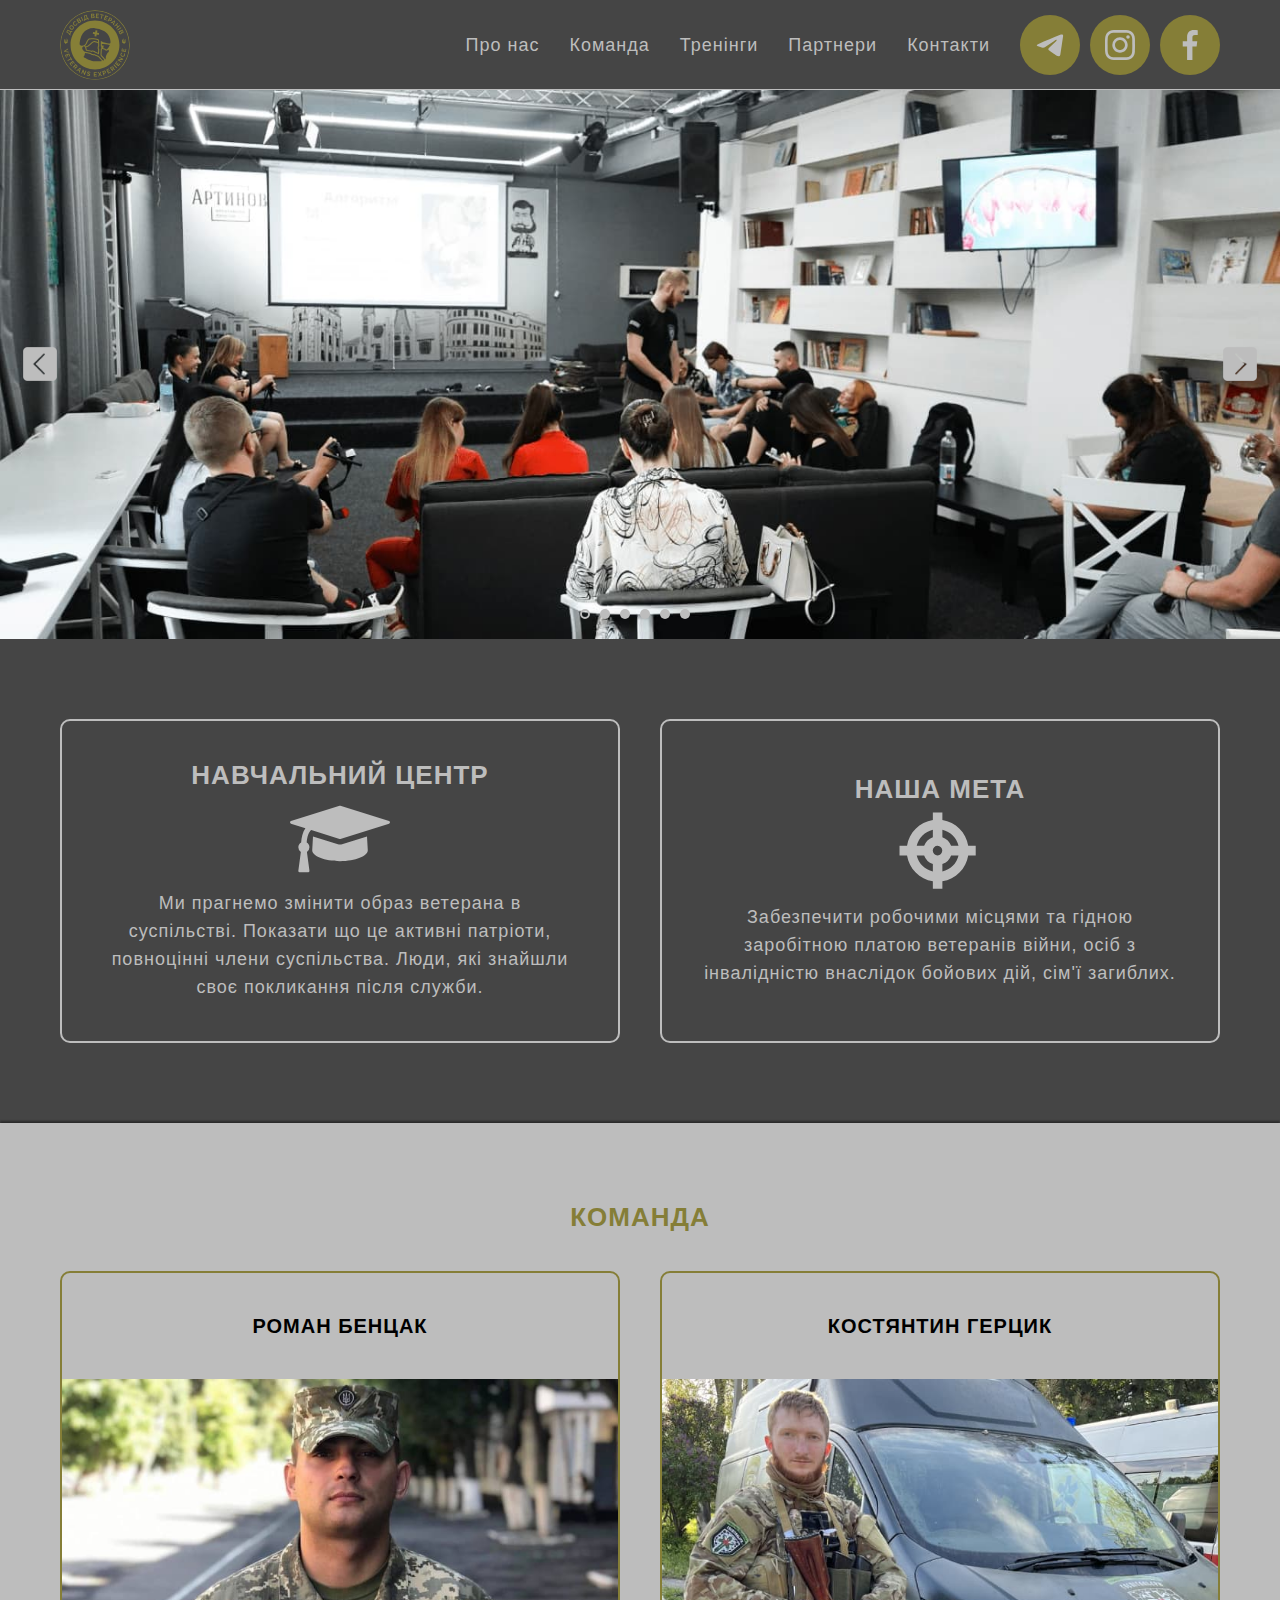
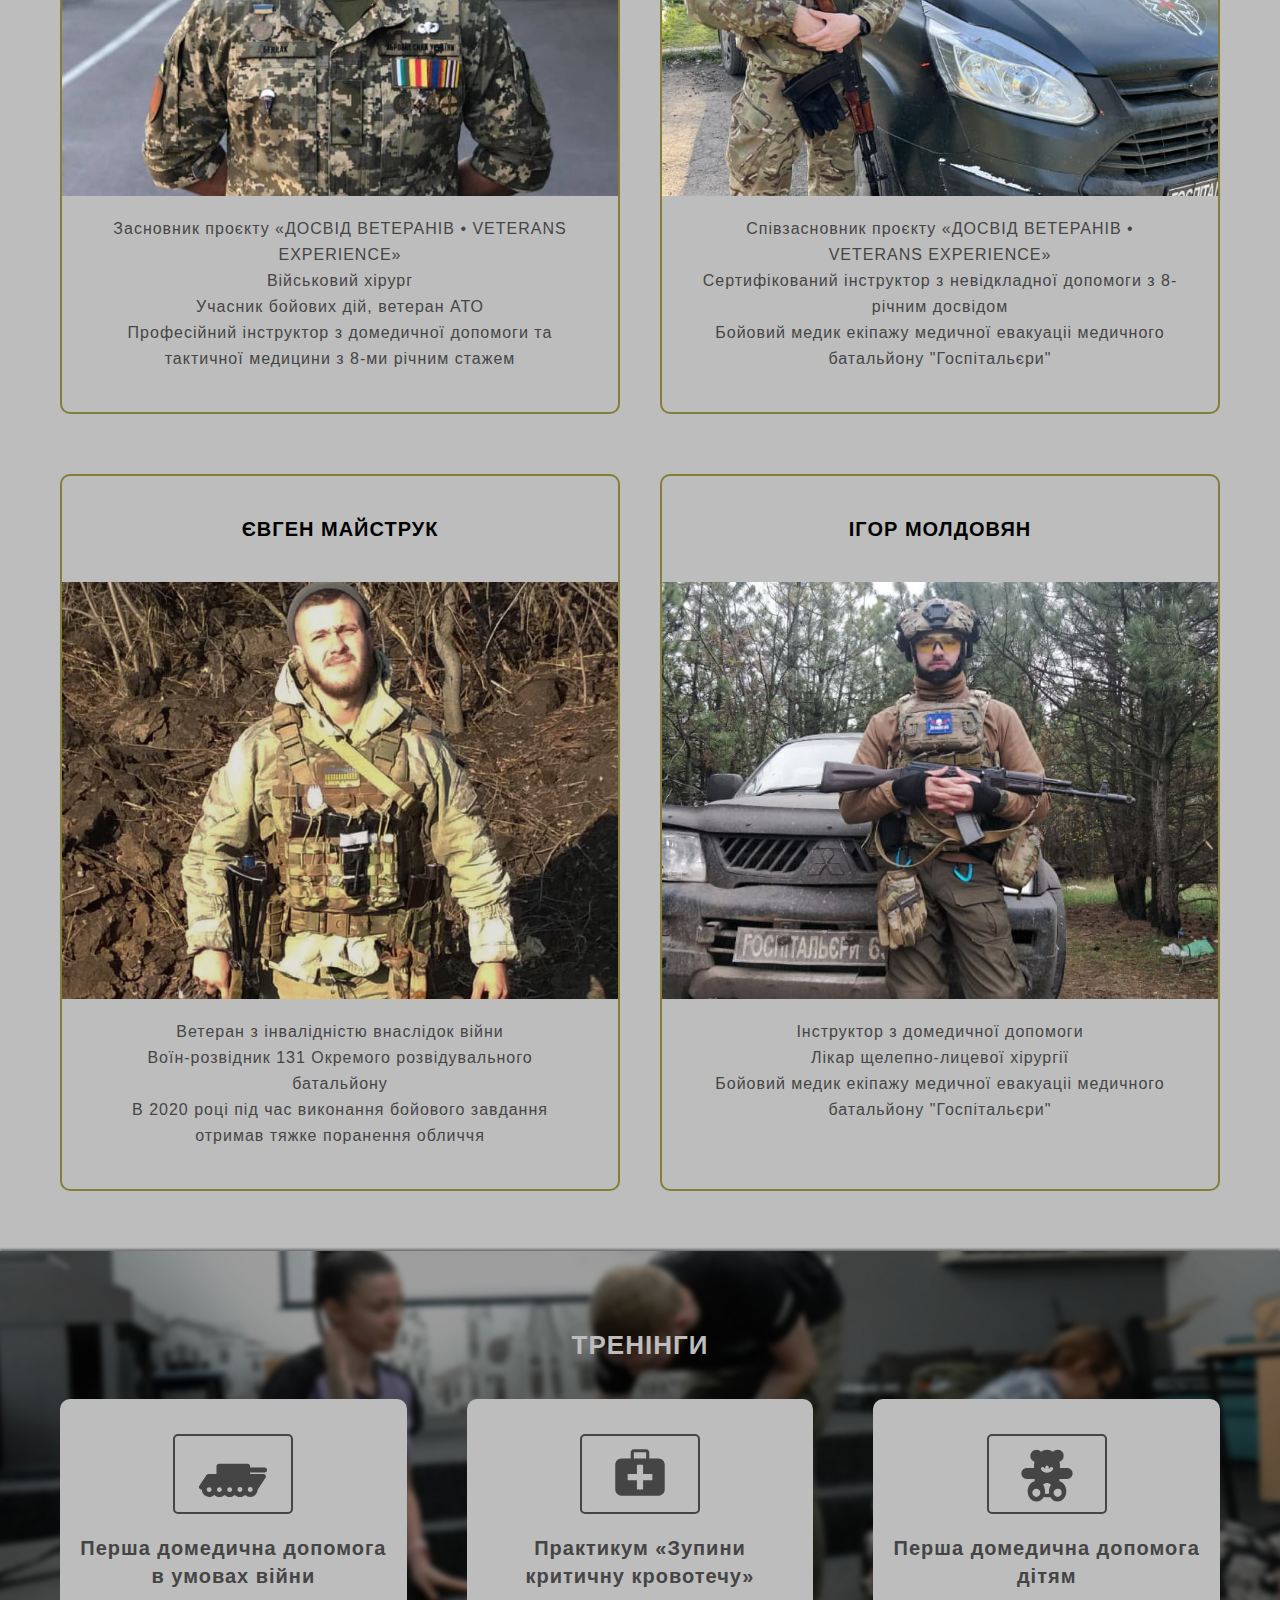
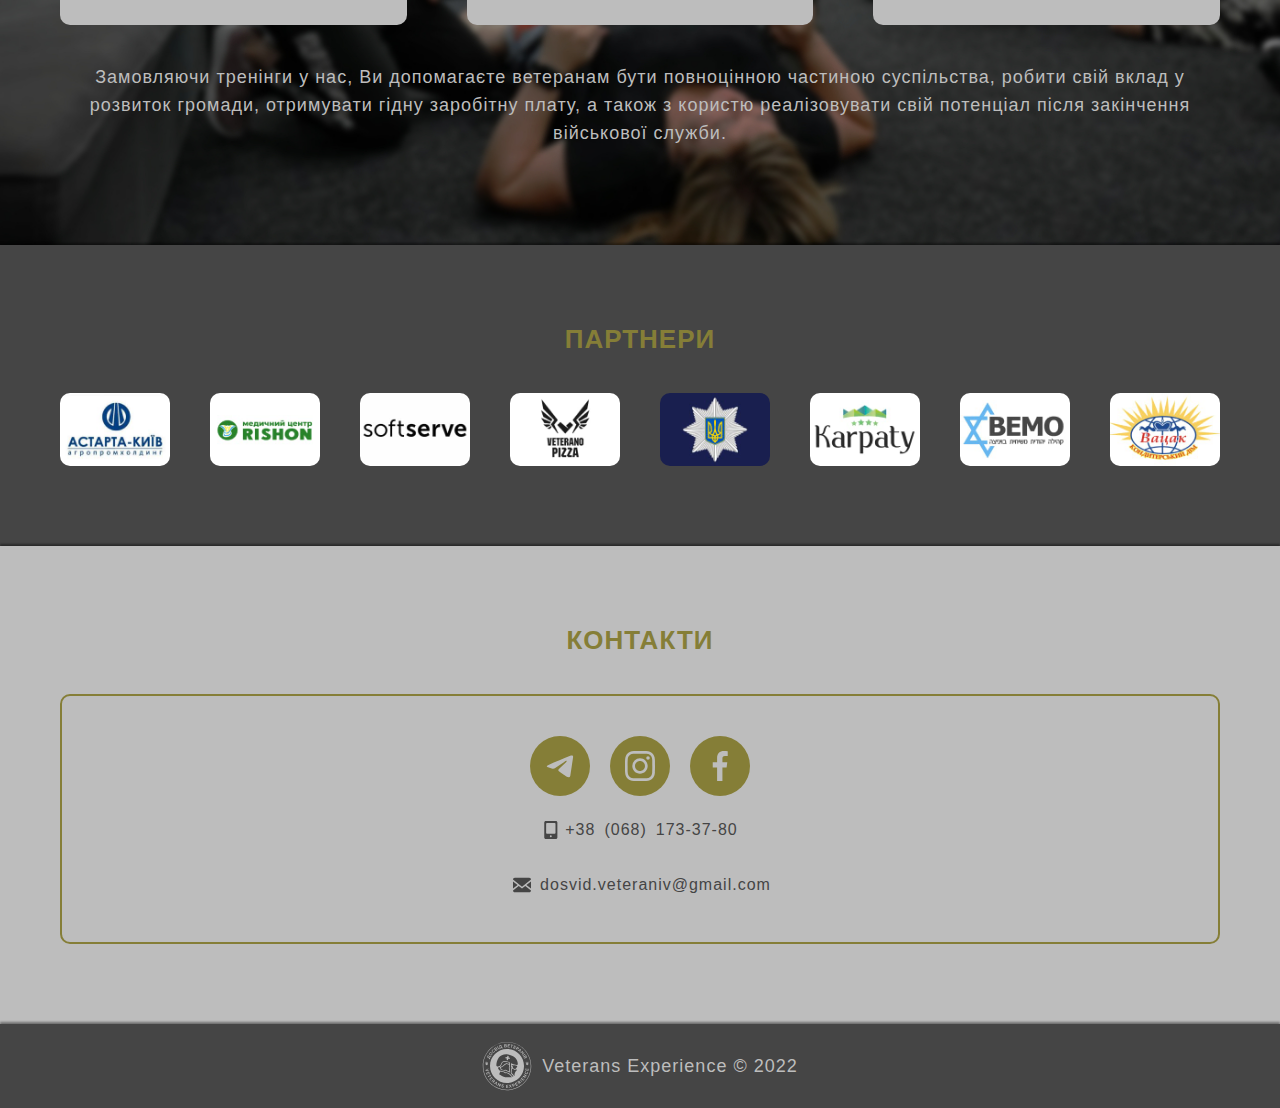
<file: index.html>
<!DOCTYPE html>
<html lang="uk">

<head>
  <meta charset="UTF-8">
  <meta name="viewport" content="width=device-width, initial-scale=1.0">
  <meta name="Description" content="Навчальний центр Досвід Ветеранів">
  <link href="https://fonts.googleapis.com/css?family=Roboto:100,400,700&amp;subset=cyrillic-ext" rel="stylesheet">
  <link rel="stylesheet" href="./css/main.min.css" />
  <link rel="icon" href="./img/favicon.png" type="image/x-icon">
  <title>Навчальний центр "Досвід Ветеранів"</title>
</head>

<body>
  <header class="header">
     <div class="header-body">
         <div class="header-thumb">
             <a href="./index.html" class="header-logo">
                 <img src="./img/logo.svg" alt="logo">
             </a>
             <span class="header-name">ДОСВІД ВЕТЕРАНІВ • VETERANS EXPERIENCE</span>
         </div>
         <div class="header-burger">
             <span></span>
         </div>
         <nav class="header-menu">
             <ul class="header-list">
                 <li class="header-item">
                     <a href="#about" class="header-link">Про нас</a>
                 </li>
                 <li class="header-item">
                     <a href="#team" class="header-link">Команда</a>
                 </li>
                 <li class="header-item">
                     <a href="#trainings" class="header-link">Тренінги</a>
                 </li>
                 <li class="header-item">
                     <a href="#partners" class="header-link">Партнери</a>
                 </li>
                 <li class="header-item">
                     <a href="#contacts" class="header-link">Контакти</a>
                 </li>
             </ul>
         <div class="contacts-thumb">
          <ul class="btn--list">
            <li class="btn--list__item">
              <a class="telegram btn" href="https://t.me/VETERANS_EXPERIENCE" target="a_blank">
                <svg class="btn--list__icon">
                  <use href="./img/symbol-defs.svg#icon-telegram">
                  </use>
                </svg>
              </a>
            </li>
            <li class="btn--list__item">
              <a class="instagram btn" href="https://www.instagram.com/dosvid_veteraniv/"
                target="a_blank">
                <svg class="btn--list__icon">
                  <use href="./img/symbol-defs.svg#icon-instagram">
                  </use>
                </svg>
              </a>
            </li>
          <li class="btn--list__item">
            <a class="instagram btn" href="https://www.facebook.com/dosvid.veteraniv/"
              target="a_blank">
              <svg class="btn--list__icon">
                <use href="./img/symbol-defs.svg#icon-facebook">
                </use>
              </svg>
            </a>
          </li>
          </ul>
          <ul class="contacts-list">
            <li class="contacts-item">
              <a href="tel:+380681733780" class="contacts-link">
                <svg class="contacts-icon" width="18px" height="26px">
                  <use href="./img/symbol-defs.svg#icon-mobile"></use>
                </svg>+38&ensp;(068)&ensp;173-37-80</a>
            </li>
              <li class="contacts-item">
                <a class="contacts-link" href="mailto:idosvid.veteraniv@gmail.com">
                <svg class="contacts-icon" width="26px" height="18px">
                    <use href="./img/symbol-defs.svg#icon-mail"></use>
                </svg>dosvid.veteraniv@gmail.com</a>
              </li>
          </ul>
          </div>
         </nav>
     </div>
 </header>

  <main>
<hero class="hero section">
  <div class="slider">
    <div class="slider__item">
      <img src="./img/hero/6.jpeg" alt="Фото тренінгу" class="slider-img">
    </div>
    <div class="slider__item">
      <img src="./img/hero/5.jpeg" alt="Фото тренінгу" class="slider-img">
    </div>
    <div class="slider__item">
      <img src="./img/hero/4.jpeg" alt="Фото тренінгу" class="slider-img">
    </div>
    <div class="slider__item">
      <img src="./img/hero/3.jpeg" alt="Фото тренінгу" class="slider-img">
    </div>
    <div class="slider__item">
      <img src="./img/hero/2.jpeg" alt="Фото тренінгу" class="slider-img">
    </div>
    <div class="slider__item">
      <img src="./img/hero/1.jpeg" alt="Фото тренінгу" class="slider-img">
    </div>
  </div>
  <div class="slider-mob">
    <div class="slider__item">
      <img src="./img/hero/6-mob.jpeg" alt="Фото тренінгу" class="slider-img">
    </div>
    <div class="slider__item">
      <img src="./img/hero/5-mob.jpeg" alt="Фото тренінгу" class="slider-img">
    </div>
    <div class="slider__item">
      <img src="./img/hero/4-mob.jpeg" alt="Фото тренінгу" class="slider-img">
    </div>
    <div class="slider__item">
      <img src="./img/hero/3-mob.jpeg" alt="Фото тренінгу" class="slider-img">
    </div>
    <div class="slider__item">
      <img src="./img/hero/2-mob.jpeg" alt="Фото тренінгу" class="slider-img">
    </div>
    <div class="slider__item">
      <img src="./img/hero/1-mob.jpeg" alt="Фото тренінгу" class="slider-img">
    </div>
  </div>
</hero>

    <section id="about" class="about section">
      <h2 class="section-title visually-hidden">Про нас</h2>
      <div class="container">
        <ul class="about--list">
            <li class="about--list__item">
                <h3 class="item-title">
                    Навчальний центр
                </h3>
                <svg class="item-svg">
                  <use href="./img/symbol-defs.svg#icon-graduation">
                  </use>
                  </svg>
                <p class="simple-text">
                    Ми прагнемо змінити образ ветерана в суспільстві. Показати що це активні патріоти, повноцінні члени суспільства. Люди, які знайшли своє покликання після служби.
                </p>
            </li>
            <li class="about--list__item">
                <h3 class="item-title">
                    Наша мета
                </h3>
              <svg class="item-svg">
                <use href="./img/symbol-defs.svg#icon-target">
                </use>
              </svg>
                <p class="simple-text">
                Забезпечити робочими місцями та гідною заробітною платою ветеранів війни, осіб з інвалідністю внаслідок бойових дій, сім'ї загиблих.
                </p>
            </li>
        </ul>
      </div>
    </section>

    <section id="team" class="team section">
      <h2 class="section-title">Команда</h2>
      <ul class="team--list container">
        <li class="team--list__item">
          <h3 class="team--name">Роман Бенцак</h3>
            <img class="team--img" src="./img/1.jpeg" alt="Бенцак Роман">
            <ul class="team--text">
                <li>Засновник проєкту «ДОСВІД ВЕТЕРАНІВ • VETERANS EXPERIENCE»</li>
                <li>Військовий хірург</li>
                <li>Учасник бойових дій, ветеран АТО</li>
                <li>Професійний інструктор з домедичної допомоги та тактичної медицини з 8-ми річним стажем</li>
            </ul>
        </li>
        <li class="team--list__item">
          <h3 class="team--name">Костянтин Герцик</h3>
            <img class="team--img" src="./img/2.jpeg" alt="Герцик Костянтин">
            <ul class="team--text">
                <li>Співзасновник проєкту «ДОСВІД ВЕТЕРАНІВ • VETERANS EXPERIENCE»</li> 
                <li>Сертифікований інструктор з невідкладної допомоги з 8-річним досвідом</li>
                <li>Бойовий медик екіпажу медичної евакуаціі медичного батальйону "Госпітальєри"</li>
            </ul>
        </li>
        <li class="team--list__item">
          <h3 class="team--name">Євген Майструк</h3>
            <img class="team--img" src="./img/3.jpeg" alt="Майструк Євген">
            <ul class="team--text">
                <li>Ветеран з інвалідністю внаслідок війни</li>
                <li>Воїн-розвідник 131 Окремого розвідувального батальйону </li>
                <li>В 2020 році під час виконання бойового завдання отримав тяжке поранення обличчя</li>
            </ul>
        </li>
        <li class="team--list__item">
          <h3 class="team--name">Ігор Молдовян</h3>
            <img class="team--img" src="./img/4.jpeg" alt="Молдовян Ігор">
            <ul class="team--text">
                <li>Інструктор з домедичної допомоги</li>
                <li>Лікар щелепно-лицевої хірургії</li>
                <li>Бойовий медик екіпажу медичної евакуаціі медичного батальйону "Госпітальєри"</li>    
            </ul>
        </li>
      </ul>
    </section>

    <section id="trainings" class="trainings section coloured ">
        <h2 class="section-title">Тренінги</h2>
        <div class="container">
          <ul class="trainings--list ">
            <li class="training--list__item">
                <a href="https://docs.google.com/forms/d/e/1FAIpQLSd2yVQkyHs4mwkrnen-LhY2wpXWqvZz0JPnsukOA84l_Nf8Kw/viewform" class="trainings--list__link" target="_blank">
                    <div class="item--tumb">
                      <svg class="trainings__icon">
                        <use href="./img/symbol-defs.svg#icon-tank"></use>
                      </svg>
                    </div>
                    <span class="item--text">
                      Перша домедична допомога в умовах війни
                    </span>
                </a>
            </li>
            <li class="training--list__item">
              <a href="https://docs.google.com/forms/d/e/1FAIpQLSeSShy6N7o52uq4ptIy_jUWhAoSPcVJsehHW3bOLl6sEDm4zw/viewform" class="trainings--list__link" target="_blank">
                  <div class="item--tumb">
                    <svg class="trainings__icon">
                      <use href="./img/symbol-defs.svg#icon-aid"></use>
                    </svg>
                  </div>
                  <span class="item--text">
                    Практикум «Зупини критичну кровотечу»
                  </span>
              </a>
          </li>
          <li class="training--list__item">
            <a href="https://docs.google.com/forms/d/e/1FAIpQLSe1EBNHYOEhY1IpVfayBp02rdcmKCDul9SYRm03E1LSBlLeDA/viewform" class="trainings--list__link" target="_blank">
                <div class="item--tumb">
                  <svg class="trainings__icon" >
                    <use href="./img/symbol-defs.svg#icon-teddy"></use>
                  </svg>
                </div>
                <span class="item--text">
                  Перша домедична допомога дітям
                </span>
            </a>
        </li>
        </ul>
        <p class="simple-text">
          Замовляючи тренінги у нас, Ви допомагаєте ветеранам бути повноцінною частиною суспільства,
          робити свій вклад у розвиток громади, отримувати гідну заробітну плату, а також з користю 
          реалізовувати свій потенціал після закінчення військової служби.
        </p>
        </div>
    </section>

    <section id="partners" class="partners section">
      <h2 class="section-title">Партнери</h2>
      <div class="container">
        <ul class="partners-list">
          <li class="partners-item">
            <img src="./img/partners/1.jpeg" alt="" class="partners-logo" alt="Лого партнерів">
          </li>
          <li class="partners-item">
            <img src="./img/partners/2.jpeg" alt="" class="partners-logo" alt="Лого партнерів">
          </li>
          <li class="partners-item">
            <img src="./img/partners/3.jpeg" alt="" class="partners-logo" alt="Лого партнерів">
          </li>
          <li class="partners-item">
            <img src="./img/partners/4.jpeg" alt="" class="partners-logo" alt="Лого партнерів">
          </li>
          <li class="partners-item">
            <img src="./img/partners/5.jpeg" alt="" class="partners-logo" alt="Лого партнерів">
          </li>
          <li class="partners-item">
            <img src="./img/partners/6.jpeg" alt="" class="partners-logo" alt="Лого партнерів">
          </li>
          <li class="partners-item">
            <img src="./img/partners/7.jpeg" alt="" class="partners-logo" alt="Лого партнерів">
          </li>
          <li class="partners-item">
            <img src="./img/partners/8.jpeg" alt="" class="partners-logo" alt="Лого партнерів">
          </li>
        </ul>
      </div>
    </section>

    <section id="contacts" class="contacts section">
      <div class="container">

        <h2 class="section-title">Контакти</h2>
        <div class="thumb">
        <ul class="btn--list">
          <li class="btn--list__item">
            <a class="telegram btn" href="https://t.me/VETERANS_EXPERIENCE" target="a_blank">
              <svg class="btn--list__icon">
                <use href="./img/symbol-defs.svg#icon-telegram">
                </use>
              </svg>
            </a>
          </li>
          <li class="btn--list__item">
            <a class="instagram btn" href="https://www.instagram.com/dosvid_veteraniv/"
              target="a_blank">
              <svg class="btn--list__icon">
                <use href="./img/symbol-defs.svg#icon-instagram">
                </use>
              </svg>
            </a>
          </li>
          <li class="btn--list__item">
            <a class="instagram btn" href="https://www.facebook.com/dosvid.veteraniv/"
              target="a_blank">
              <svg class="btn--list__icon">
                <use href="./img/symbol-defs.svg#icon-facebook">
                </use>
              </svg>
            </a>
          </li>
        </ul>
          <ul class="contacts-list">
            <li class="contacts-item">
              <a href="tel:+380681733780" class="contacts-link">
                <svg class="contacts-icon" width="18px" height="26px">
                  <use href="./img/symbol-defs.svg#icon-mobile"></use>
                </svg>+38&ensp;(068)&ensp;173-37-80</a>
            </li>
              <li class="contacts-item">
                <a class="contacts-link" href="mailto:idosvid.veteraniv@gmail.com">
                <svg class="contacts-icon" width="26px" height="18px">
                    <use href="./img/symbol-defs.svg#icon-mail"></use>
                </svg>dosvid.veteraniv@gmail.com</a>
              </li>
          </ul>
        </div>
      </div>
    </section>
  </main>

  <footer class="footer section">
  <div class="footer--thumb">
    <div class="logo--footer"></div>
    <p class="simple-text">Veterans Experience &copy; 2022</p>
  </div>
  </footer>

  <script src="https://code.jquery.com/jquery-3.6.3.min.js"></script>
  <script src="./js/menu.js" type="module"></script>
  <script src="./js/scroll.js" type="module"></script>
  <script src="./js/slick.min.js" type="module"></script>
  <script src="./js/slider.js" type="module"></script>
  <script src="./libs/PageScroll2id.min.js"></script>
</body>
</html>
</file>
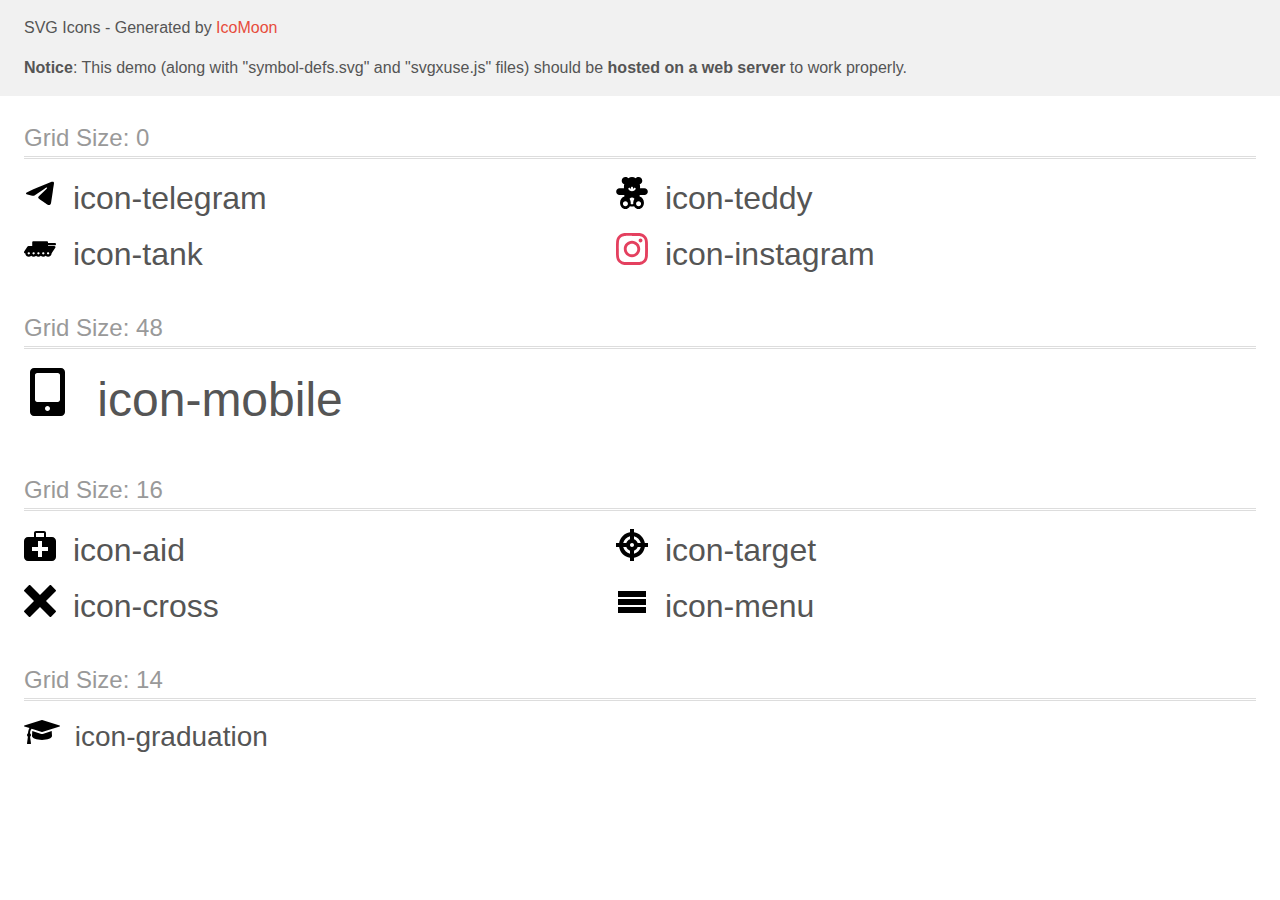
<file: work/icomoon 2/demo-external-svg.html>
<!doctype html>
<html>
<head>
    <title>IcoMoon - SVG Icons</title>
    <meta charset="utf-8">
    <meta name="viewport" content="width=device-width, initial-scale=1">
    <link rel="stylesheet" href="demo-files/demo.css">
    <link rel="stylesheet" href="style.css">
</head>
<body>
<header class="bgc1 clearfix">
<div class="mhl">
    <p>SVG Icons - Generated by <a href="https://icomoon.io/app">IcoMoon</a></p><p><strong>Notice</strong>: This demo (along with "symbol-defs.svg" and "svgxuse.js" files) should be <b>hosted on a web server</b> to work properly.</p>
</div>
</header>
    <div class="clearfix mhl ptl">
        <h1 class="mvm mtn fgc1">Grid Size: 0</h1>
        <div class="glyph fs1">
            <div class="clearfix pbs">
                <svg class="icon icon-telegram"><use xlink:href="symbol-defs.svg#icon-telegram"></use></svg><span class="name"> icon-telegram</span>
            </div>
        </div>
        <div class="glyph fs1">
            <div class="clearfix pbs">
                <svg class="icon icon-teddy"><use xlink:href="symbol-defs.svg#icon-teddy"></use></svg><span class="name"> icon-teddy</span>
            </div>
        </div>
        <div class="glyph fs1">
            <div class="clearfix pbs">
                <svg class="icon icon-tank"><use xlink:href="symbol-defs.svg#icon-tank"></use></svg><span class="name"> icon-tank</span>
            </div>
        </div>
        <div class="glyph fs1">
            <div class="clearfix pbs">
                <svg class="icon icon-instagram"><use xlink:href="symbol-defs.svg#icon-instagram"></use></svg><span class="name"> icon-instagram</span>
            </div>
        </div>
  </div>
    <div class="clearfix mhl ptl">
        <h1 class="mvm mtn fgc1">Grid Size: 48</h1>
        <div class="glyph fs2">
            <div class="clearfix pbs">
                <svg class="icon icon-mobile"><use xlink:href="symbol-defs.svg#icon-mobile"></use></svg><span class="name"> icon-mobile</span>
            </div>
        </div>
  </div>
    <div class="clearfix mhl ptl">
        <h1 class="mvm mtn fgc1">Grid Size: 16</h1>
        <div class="glyph fs3">
            <div class="clearfix pbs">
                <svg class="icon icon-aid"><use xlink:href="symbol-defs.svg#icon-aid"></use></svg><span class="name"> icon-aid</span>
            </div>
        </div>
        <div class="glyph fs3">
            <div class="clearfix pbs">
                <svg class="icon icon-target"><use xlink:href="symbol-defs.svg#icon-target"></use></svg><span class="name"> icon-target</span>
            </div>
        </div>
        <div class="glyph fs3">
            <div class="clearfix pbs">
                <svg class="icon icon-cross"><use xlink:href="symbol-defs.svg#icon-cross"></use></svg><span class="name"> icon-cross</span>
            </div>
        </div>
        <div class="glyph fs3">
            <div class="clearfix pbs">
                <svg class="icon icon-menu"><use xlink:href="symbol-defs.svg#icon-menu"></use></svg><span class="name"> icon-menu</span>
            </div>
        </div>
  </div>
    <div class="clearfix mhl ptl">
        <h1 class="mvm mtn fgc1">Grid Size: 14</h1>
        <div class="glyph fs4">
            <div class="clearfix pbs">
                <svg class="icon icon-graduation"><use xlink:href="symbol-defs.svg#icon-graduation"></use></svg><span class="name"> icon-graduation</span>
            </div>
        </div>
  </div>
<script defer src="svgxuse.js"></script>
</body>
</html>
</file>
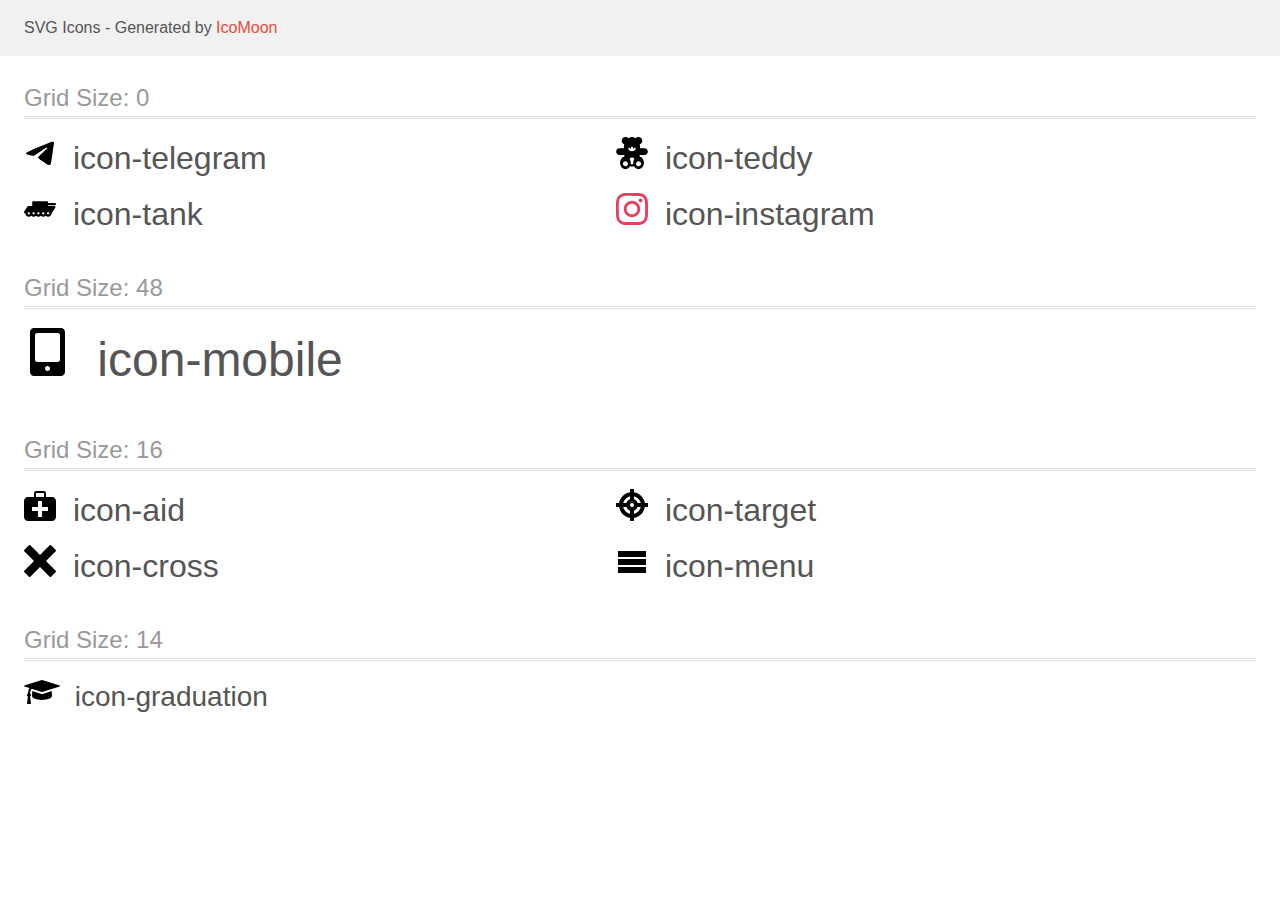
<file: work/icomoon 2/demo.html>
<!doctype html>
<html>
<head>
    <title>IcoMoon - SVG Icons</title>
    <meta charset="utf-8">
    <meta name="viewport" content="width=device-width, initial-scale=1">
    <link rel="stylesheet" href="demo-files/demo.css">
    <link rel="stylesheet" href="style.css">
</head>
<body>
<svg aria-hidden="true" style="position: absolute; width: 0; height: 0; overflow: hidden;" version="1.1" xmlns="http://www.w3.org/2000/svg" xmlns:xlink="http://www.w3.org/1999/xlink">
<defs>
<symbol id="icon-telegram" viewBox="0 0 32 32">
<path d="M27.613 4.873c0 0 2.59-1.010 2.374 1.443-0.072 1.010-0.719 4.545-1.223 8.369l-1.727 11.326c0 0-0.144 1.659-1.439 1.948s-3.238-1.010-3.598-1.299c-0.288-0.216-5.396-3.463-7.195-5.050-0.504-0.433-1.079-1.299 0.072-2.309l7.555-7.214c0.863-0.866 1.727-2.886-1.871-0.433l-10.073 6.854c0 0-1.151 0.721-3.31 0.072l-4.677-1.443c0 0-1.727-1.082 1.223-2.164 7.195-3.391 16.045-6.854 23.887-10.1z"></path>
</symbol>
<symbol id="icon-teddy" viewBox="0 0 32 32">
<path d="M28.456 11.3h-4.493c0.213-1.252 0.132-2.569-0.245-3.939 1.522-0.508 2.574-1.954 2.574-3.581 0-2.081-1.693-3.775-3.775-3.775-1.101 0-2.121 0.479-2.823 1.27-2.353-1.699-5.032-1.699-7.386 0-0.702-0.79-1.722-1.27-2.823-1.27-2.081 0-3.775 1.693-3.775 3.775 0 1.625 1.049 3.072 2.574 3.581-0.377 1.37-0.458 2.687-0.245 3.939h-4.493c-1.852 0-3.358 1.507-3.358 3.358s1.507 3.359 3.358 3.359h4.809v1.457c-2.45 0.585-4.3 3.142-4.3 6.2 0 3.488 2.407 6.326 5.366 6.326 1.841 0 3.522-1.098 4.499-2.868 1.361 0.384 2.801 0.384 4.163 0 0.977 1.771 2.658 2.868 4.499 2.868 2.959 0 5.366-2.838 5.366-6.326 0-3.058-1.85-5.615-4.3-6.2v-1.457h4.809c1.852 0 3.358-1.507 3.358-3.359s-1.507-3.358-3.358-3.358zM9.42 29.139c-1.381 0-2.505-1.124-2.505-2.505s1.124-2.505 2.505-2.505c1.381 0 2.505 1.124 2.505 2.505s-1.124 2.505-2.505 2.505zM17.352 27.12c-0.886 0.224-1.817 0.224-2.704 0 0.372-1.863 0.003-3.927-1.085-5.476 1.508-1.381 3.305-1.436 4.874 0-1.105 1.573-1.45 3.645-1.085 5.476zM19.583 12.356c-0.807 1.193-2.146 1.906-3.583 1.906-1.429 0-2.765-0.707-3.573-1.891-0.332-0.487-0.207-1.15 0.28-1.482s1.15-0.207 1.482 0.28c0.195 0.286 0.452 0.517 0.744 0.681v-1.033c0-0.589 0.477-1.066 1.066-1.066s1.066 0.477 1.066 1.066v1.033c0.295-0.165 0.553-0.398 0.749-0.688 0.33-0.488 0.993-0.616 1.481-0.286s0.616 0.993 0.286 1.481zM25.085 26.634c0 1.381-1.124 2.505-2.505 2.505s-2.505-1.124-2.505-2.505 1.124-2.505 2.505-2.505c1.381-0 2.505 1.124 2.505 2.505z"></path>
</symbol>
<symbol id="icon-tank" viewBox="0 0 32 32">
<path d="M30.824 12.302c0.65 0 1.176-0.526 1.176-1.176s-0.526-1.176-1.176-1.176h-6.794v-0.589c0-0.65-0.526-1.176-1.176-1.176h-13.456c-0.65 0-1.176 0.526-1.176 1.176v3.592h-3.733c-0.396 0-0.766 0.199-0.983 0.531l-3.315 5.047c-0.237 0.36-0.257 0.823-0.052 1.203s0.603 0.618 1.035 0.618h0.096c0.028 1.912 1.588 3.46 3.508 3.46 0.937 0 1.786-0.374 2.417-0.974 0.63 0.601 1.478 0.974 2.417 0.974s1.786-0.374 2.417-0.974c0.63 0.601 1.478 0.974 2.417 0.974s1.786-0.374 2.417-0.974c0.631 0.601 1.479 0.974 2.417 0.974s1.785-0.374 2.417-0.974c0.631 0.601 1.479 0.974 2.417 0.974 1.938 0 3.511-1.576 3.511-3.511 0-0.047-0.013-0.089-0.015-0.136 0.142-0.088 0.269-0.201 0.362-0.343l3.315-5.047c0.238-0.361 0.257-0.823 0.052-1.204s-0.604-0.618-1.035-0.618h-6.271v-0.652l6.794-0.001zM4.779 21.463c-0.64 0-1.161-0.522-1.161-1.159 0-0.64 0.521-1.16 1.161-1.16s1.16 0.52 1.16 1.16c0 0.639-0.521 1.159-1.16 1.159zM9.611 21.463c-0.64 0-1.161-0.522-1.161-1.159 0-0.64 0.521-1.16 1.161-1.16s1.16 0.52 1.16 1.16c0 0.639-0.52 1.159-1.16 1.159zM14.444 21.463c-0.64 0-1.161-0.522-1.161-1.159 0-0.64 0.521-1.16 1.161-1.16s1.16 0.52 1.16 1.16c0 0.639-0.52 1.159-1.16 1.159zM19.276 21.463c-0.639 0-1.16-0.522-1.16-1.159 0-0.64 0.521-1.16 1.16-1.16s1.159 0.52 1.159 1.16c0.001 0.639-0.519 1.159-1.159 1.159zM24.108 21.463c-0.64 0-1.16-0.522-1.16-1.159 0-0.64 0.521-1.16 1.16-1.16s1.159 0.52 1.159 1.16c0.001 0.639-0.519 1.159-1.159 1.159z"></path>
</symbol>
<symbol id="icon-instagram" viewBox="0 0 32 32">
<path fill="#e4405f" style="fill: var(--color1, #e4405f)" d="M16 0c-4.347 0-4.889 0.020-6.596 0.096-1.704 0.080-2.864 0.348-3.884 0.744-1.052 0.408-1.945 0.956-2.835 1.845s-1.439 1.781-1.845 2.835c-0.396 1.020-0.665 2.18-0.744 3.884-0.080 1.707-0.096 2.249-0.096 6.596s0.020 4.889 0.096 6.596c0.080 1.703 0.348 2.864 0.744 3.884 0.408 1.051 0.956 1.945 1.845 2.835 0.889 0.888 1.781 1.439 2.835 1.845 1.021 0.395 2.181 0.665 3.884 0.744 1.707 0.080 2.249 0.096 6.596 0.096s4.889-0.020 6.596-0.096c1.703-0.080 2.864-0.349 3.884-0.744 1.051-0.408 1.945-0.957 2.835-1.845 0.888-0.889 1.439-1.78 1.845-2.835 0.395-1.020 0.665-2.181 0.744-3.884 0.080-1.707 0.096-2.249 0.096-6.596s-0.020-4.889-0.096-6.596c-0.080-1.703-0.349-2.865-0.744-3.884-0.408-1.052-0.957-1.945-1.845-2.835-0.889-0.889-1.78-1.439-2.835-1.845-1.020-0.396-2.181-0.665-3.884-0.744-1.707-0.080-2.249-0.096-6.596-0.096zM16 2.88c4.271 0 4.78 0.021 6.467 0.095 1.56 0.073 2.407 0.332 2.969 0.553 0.749 0.289 1.28 0.636 1.843 1.195 0.559 0.56 0.905 1.092 1.195 1.841 0.219 0.563 0.48 1.409 0.551 2.969 0.076 1.688 0.093 2.195 0.093 6.467s-0.020 4.78-0.099 6.467c-0.081 1.56-0.341 2.407-0.561 2.969-0.299 0.749-0.639 1.28-1.199 1.843-0.559 0.559-1.099 0.905-1.84 1.195-0.56 0.219-1.42 0.48-2.98 0.551-1.699 0.076-2.199 0.093-6.479 0.093-4.281 0-4.781-0.020-6.479-0.099-1.561-0.081-2.421-0.341-2.981-0.561-0.759-0.299-1.28-0.639-1.839-1.199-0.561-0.559-0.92-1.099-1.2-1.84-0.22-0.56-0.479-1.42-0.56-2.98-0.060-1.68-0.081-2.199-0.081-6.459 0-4.261 0.021-4.781 0.081-6.481 0.081-1.56 0.34-2.419 0.56-2.979 0.28-0.76 0.639-1.28 1.2-1.841 0.559-0.559 1.080-0.919 1.839-1.197 0.56-0.221 1.401-0.481 2.961-0.561 1.7-0.060 2.2-0.080 6.479-0.080zM16 7.784c-4.54 0-8.216 3.68-8.216 8.216 0 4.54 3.68 8.216 8.216 8.216 4.54 0 8.216-3.68 8.216-8.216 0-4.54-3.68-8.216-8.216-8.216zM16 21.333c-2.947 0-5.333-2.387-5.333-5.333s2.387-5.333 5.333-5.333 5.333 2.387 5.333 5.333-2.387 5.333-5.333 5.333zM26.461 7.46c0 1.060-0.861 1.92-1.92 1.92-1.060 0-1.92-0.861-1.92-1.92s0.861-1.919 1.92-1.919c1.057-0.001 1.92 0.86 1.92 1.919z"></path>
</symbol>
<symbol id="icon-mobile" viewBox="0 0 48 48">
<path d="M6 44c0 2.21 1.79 4 4 4h27c2.21 0 4-1.79 4-4l-0-40c0-2.21-1.79-4-4-4h-27c-2.21 0-4 1.79-4 4v40zM13.2 5h20.6c1.22 0 2.2 0.98 2.2 2.2v24.6c0 1.22-0.98 2.2-2.2 2.2h-20.6c-1.22 0-2.2-0.98-2.2-2.2v-24.6c0-1.22 0.98-2.2 2.2-2.2zM21 40.5c0-1.38 1.12-2.5 2.5-2.5s2.5 1.12 2.5 2.5-1.12 2.5-2.5 2.5-2.5-1.12-2.5-2.5z"></path>
</symbol>
<symbol id="icon-aid" viewBox="0 0 32 32">
<path d="M28 8h-6v-4c0-1.1-0.9-2-2-2h-8c-1.1 0-2 0.9-2 2v4h-6c-2.2 0-4 1.8-4 4v16c0 2.2 1.8 4 4 4h24c2.2 0 4-1.8 4-4v-16c0-2.2-1.8-4-4-4zM12 4h8v4h-8v-4zM24 22h-6v6h-4v-6h-6v-4h6v-6h4v6h6v4z"></path>
</symbol>
<symbol id="icon-target" viewBox="0 0 32 32">
<path d="M32 14h-3.154c-0.864-5.57-5.276-9.982-10.846-10.846v-3.154h-4v3.154c-5.57 0.864-9.982 5.276-10.846 10.846h-3.154v4h3.154c0.864 5.57 5.276 9.982 10.846 10.846v3.154h4v-3.154c5.57-0.864 9.982-5.276 10.846-10.846h3.154v-4zM24.776 14h-3.118c-0.603-1.705-1.953-3.056-3.658-3.658v-3.118c3.36 0.765 6.010 3.416 6.776 6.776zM16 18c-1.105 0-2-0.895-2-2s0.895-2 2-2c1.105 0 2 0.895 2 2s-0.895 2-2 2zM14 7.224v3.118c-1.705 0.603-3.056 1.953-3.658 3.658h-3.118c0.765-3.36 3.416-6.010 6.776-6.776zM7.224 18h3.118c0.603 1.705 1.953 3.056 3.658 3.658v3.118c-3.36-0.765-6.010-3.416-6.776-6.776zM18 24.776v-3.118c1.705-0.603 3.056-1.953 3.658-3.658h3.118c-0.765 3.36-3.416 6.010-6.776 6.776z"></path>
</symbol>
<symbol id="icon-cross" viewBox="0 0 32 32">
<path d="M31.708 25.708c-0-0-0-0-0-0l-9.708-9.708 9.708-9.708c0-0 0-0 0-0 0.105-0.105 0.18-0.227 0.229-0.357 0.133-0.356 0.057-0.771-0.229-1.057l-4.586-4.586c-0.286-0.286-0.702-0.361-1.057-0.229-0.13 0.048-0.252 0.124-0.357 0.228 0 0-0 0-0 0l-9.708 9.708-9.708-9.708c-0-0-0-0-0-0-0.105-0.104-0.227-0.18-0.357-0.228-0.356-0.133-0.771-0.057-1.057 0.229l-4.586 4.586c-0.286 0.286-0.361 0.702-0.229 1.057 0.049 0.13 0.124 0.252 0.229 0.357 0 0 0 0 0 0l9.708 9.708-9.708 9.708c-0 0-0 0-0 0-0.104 0.105-0.18 0.227-0.229 0.357-0.133 0.355-0.057 0.771 0.229 1.057l4.586 4.586c0.286 0.286 0.702 0.361 1.057 0.229 0.13-0.049 0.252-0.124 0.357-0.229 0-0 0-0 0-0l9.708-9.708 9.708 9.708c0 0 0 0 0 0 0.105 0.105 0.227 0.18 0.357 0.229 0.356 0.133 0.771 0.057 1.057-0.229l4.586-4.586c0.286-0.286 0.362-0.702 0.229-1.057-0.049-0.13-0.124-0.252-0.229-0.357z"></path>
</symbol>
<symbol id="icon-menu" viewBox="0 0 32 32">
<path d="M2 6h28v6h-28zM2 14h28v6h-28zM2 22h28v6h-28z"></path>
</symbol>
<symbol id="icon-graduation" viewBox="0 0 36 28">
<path d="M27.719 13.062l0.281 4.937c0.125 2.203-4.484 4-10 4s-10.125-1.797-10-4l0.281-4.937 8.969 2.828c0.25 0.078 0.5 0.109 0.75 0.109s0.5-0.031 0.75-0.109zM36 8c0 0.219-0.141 0.406-0.344 0.484l-17.5 5.5c-0.063 0.016-0.109 0.016-0.156 0.016s-0.094 0-0.156-0.016l-10.187-3.219c-0.891 0.703-1.516 2.422-1.641 4.531 0.594 0.344 0.984 0.969 0.984 1.703 0 0.703-0.359 1.313-0.906 1.672l0.906 6.766c0.016 0.141-0.031 0.281-0.125 0.391s-0.234 0.172-0.375 0.172h-3c-0.141 0-0.281-0.063-0.375-0.172s-0.141-0.25-0.125-0.391l0.906-6.766c-0.547-0.359-0.906-0.969-0.906-1.672 0-0.75 0.422-1.391 1.016-1.734 0.094-1.828 0.562-3.797 1.531-5.156l-5.203-1.625c-0.203-0.078-0.344-0.266-0.344-0.484s0.141-0.406 0.344-0.484l17.5-5.5c0.063-0.016 0.109-0.016 0.156-0.016s0.094 0 0.156 0.016l17.5 5.5c0.203 0.078 0.344 0.266 0.344 0.484z"></path>
</symbol>
</defs>
</svg>

<header class="bgc1 clearfix">
<div class="mhl">
    <p>SVG Icons - Generated by <a href="https://icomoon.io/app">IcoMoon</a></p>
</div>
</header>
    <div class="clearfix mhl ptl">
        <h1 class="mvm mtn fgc1">Grid Size: 0</h1>
        <div class="glyph fs1">
            <div class="clearfix pbs">
                <svg class="icon icon-telegram"><use xlink:href="#icon-telegram"></use></svg><span class="name"> icon-telegram</span>
            </div>
        </div>
        <div class="glyph fs1">
            <div class="clearfix pbs">
                <svg class="icon icon-teddy"><use xlink:href="#icon-teddy"></use></svg><span class="name"> icon-teddy</span>
            </div>
        </div>
        <div class="glyph fs1">
            <div class="clearfix pbs">
                <svg class="icon icon-tank"><use xlink:href="#icon-tank"></use></svg><span class="name"> icon-tank</span>
            </div>
        </div>
        <div class="glyph fs1">
            <div class="clearfix pbs">
                <svg class="icon icon-instagram"><use xlink:href="#icon-instagram"></use></svg><span class="name"> icon-instagram</span>
            </div>
        </div>
  </div>
    <div class="clearfix mhl ptl">
        <h1 class="mvm mtn fgc1">Grid Size: 48</h1>
        <div class="glyph fs2">
            <div class="clearfix pbs">
                <svg class="icon icon-mobile"><use xlink:href="#icon-mobile"></use></svg><span class="name"> icon-mobile</span>
            </div>
        </div>
  </div>
    <div class="clearfix mhl ptl">
        <h1 class="mvm mtn fgc1">Grid Size: 16</h1>
        <div class="glyph fs3">
            <div class="clearfix pbs">
                <svg class="icon icon-aid"><use xlink:href="#icon-aid"></use></svg><span class="name"> icon-aid</span>
            </div>
        </div>
        <div class="glyph fs3">
            <div class="clearfix pbs">
                <svg class="icon icon-target"><use xlink:href="#icon-target"></use></svg><span class="name"> icon-target</span>
            </div>
        </div>
        <div class="glyph fs3">
            <div class="clearfix pbs">
                <svg class="icon icon-cross"><use xlink:href="#icon-cross"></use></svg><span class="name"> icon-cross</span>
            </div>
        </div>
        <div class="glyph fs3">
            <div class="clearfix pbs">
                <svg class="icon icon-menu"><use xlink:href="#icon-menu"></use></svg><span class="name"> icon-menu</span>
            </div>
        </div>
  </div>
    <div class="clearfix mhl ptl">
        <h1 class="mvm mtn fgc1">Grid Size: 14</h1>
        <div class="glyph fs4">
            <div class="clearfix pbs">
                <svg class="icon icon-graduation"><use xlink:href="#icon-graduation"></use></svg><span class="name"> icon-graduation</span>
            </div>
        </div>
  </div>
<script defer src="svgxuse.js"></script>
</body>
</html>
</file>
<file: work/icomoon 2/demo-files/demo.css>
body {
  padding: 0;
  margin: 0;
  font-family: sans-serif;
  font-size: 1em;
  line-height: 1.5;
  color: #555;
  background: #fff;
}
h1 {
  font-size: 1.5em;
  font-weight: normal;
  box-shadow: 0 1px #ddd, 0 2px #fff, 0 3px #ddd;
}
small {
  font-size: .66666667em;
}
a {
  color: #e74c3c;
  text-decoration: none;
}
a:hover, a:focus {
  box-shadow: 0 1px #e74c3c;
}
.bshadow0, input {
  box-shadow: inset 0 -2px #e7e7e7;
}
input:hover {
  box-shadow: inset 0 -2px #ccc;
}
input, fieldset {
  font-size: 1em;
  margin: 0;
  padding: 0;
  border: 0;
}
input {
  color: inherit;
  line-height: 1.5;
  height: 1.5em;
  padding: .25em 0;
}
input:focus {
  outline: none;
  box-shadow: inset 0 -2px #449fdb;
}
.glyph {
  font-size: 16px;
  margin-right: 1.5em;
  float: left;
  width: 17em;
}
svg {
  color: #000;
}
.liga {
  width: 80%;
  width: calc(100% - 2.5em);
}
.talign-right {
  text-align: right;
}
.talign-center {
  text-align: center;
}
.bgc1 {
  background: #f1f1f1;
}
.fgc0 {
  color: #000;
}
.fgc1 {
  color: #999;
}
p {
  margin-top: 1em;
  margin-bottom: 1em;
}
.mvm {
  margin-top: .75em;
  margin-bottom: .75em;
}
.mtn {
  margin-top: 0;
}
.mtl, .mal {
  margin-top: 1.5em;
}
.mbl, .mal {
  margin-bottom: 1.5em;
}
.mal, .mhl {
  margin-left: 1.5em;
  margin-right: 1.5em;
}
.mhmm {
  margin-left: 1em;
  margin-right: 1em;
}
.ptl {
  padding-top: 1.5em;
}
.pbs, .pvs {
  padding-bottom: .25em;
}
.pvs, .pts {
  padding-top: .25em;
}
.unit {
  float: left;
}
.unitRight {
  float: right;
}
.size1of2 {
  width: 50%;
}
.size1of1 {
  width: 100%;
}
.clearfix:before, .clearfix:after {
  content: " ";
  display: table;
}
.clearfix:after {
  clear: both;
}
.hidden-true {
  display: none;
}
.textbox0 {
  width: 3em;
  background: #f1f1f1;
  padding: .25em .5em;
  line-height: 1.5;
  height: 1.5em;
}
.fs0 {
  font-size: 16px;
}
.fs1 {
  font-size: 32px;
}
.fs2 {
  font-size: 48px;
}
.fs3 {
  font-size: 32px;
}
.fs4 {
  font-size: 28px;
}
.name {
  margin-left: .25em;
}
</file>
<file: work/icomoon 2/style.css>
.icon {
  display: inline-block;
  width: 1em;
  height: 1em;
  stroke-width: 0;
  stroke: currentColor;
  fill: currentColor;
}

/* ==========================================
Single-colored icons can be modified like so:
.icon-name {
  font-size: 32px;
  color: red;
}
========================================== */

.icon-graduation {
  width: 1.2861328125em;
}
</file>
<file: css/main.min.css>
.footer.section .footer--thumb,.trainings--list__link .item--tumb,.trainings--list__link,.about--list__item,.btn--list .btn{display:flex;justify-content:center;align-items:center}/*! modern-normalize v1.0.0 | MIT License | https://github.com/sindresorhus/modern-normalize */*,*::before,*::after{box-sizing:border-box}:root{-moz-tab-size:4;tab-size:4}html{line-height:1.15;-webkit-text-size-adjust:100%}body{margin:0}body{font-family:system-ui,-apple-system,"Segoe UI",Roboto,Helvetica,Arial,sans-serif,"Apple Color Emoji","Segoe UI Emoji"}hr{height:0;color:inherit}abbr[title]{text-decoration:underline dotted}b,strong{font-weight:bolder}code,kbd,samp,pre{font-family:ui-monospace,SFMono-Regular,Consolas,"Liberation Mono",Menlo,monospace;font-size:1em}small{font-size:80%}sub,sup{font-size:75%;line-height:0;position:relative;vertical-align:baseline}sub{bottom:-0.25em}sup{top:-0.5em}table{text-indent:0;border-color:inherit}button,input,optgroup,select,textarea{font-family:inherit;font-size:100%;line-height:1.15;margin:0}button,select{text-transform:none}button,[type=button],[type=reset],[type=submit]{-webkit-appearance:button}::-moz-focus-inner{border-style:none;padding:0}:-moz-focusring{outline:1px dotted ButtonText}:-moz-ui-invalid{box-shadow:none}legend{padding:0}progress{vertical-align:baseline}::-webkit-inner-spin-button,::-webkit-outer-spin-button{height:auto}[type=search]{-webkit-appearance:textfield;outline-offset:-2px}::-webkit-search-decoration{-webkit-appearance:none}::-webkit-file-upload-button{-webkit-appearance:button;font:inherit}summary{display:list-item}.visually-hidden{position:absolute;width:1px;height:1px;margin:-1px;border:0;padding:0;white-space:nowrap;clip-path:inset(100%);clip:rect(0 0 0 0);overflow:hidden}html,body{font-family:"Source Sans Pro",sans-serif;box-sizing:border-box;margin:0;font-size:16px;letter-spacing:.5px;line-height:22px;font-weight:400;color:#454545;background:#bdbdbd}@media screen and (min-width: 1280px){html,body{font-size:18px;letter-spacing:1px;line-height:28px}}*,*::before,*::after{box-sizing:border-box}ul{list-style:none;padding:0;margin:0}a{text-decoration:none;cursor:pointer}h1,h2,h3,h4,h5,h6{margin-top:0;margin-bottom:0}.section{width:100%;padding:40px 0;margin:0 auto;min-width:320px;max-width:1400px;box-shadow:0px -2px 2px rgba(0,0,0,.4);scroll-margin-top:60px}@media screen and (min-width: 768px){.section{padding:60px 0}}@media screen and (min-width: 1200px){.section{scroll-margin-top:90px;padding:80px 0}}.section .section-title{margin-bottom:40px;font-size:26px;text-transform:uppercase;text-align:center;color:#857e37}.coloured{background:#fff}.container{width:100%;max-width:1400px;padding:0 20px;margin:0 auto}@media screen and (min-width: 768px){.container{padding:0 40px}}@media screen and (min-width: 1280px){.container{padding:0 60px}}.simple-text{text-align:center}.btn--list{display:flex;justify-content:center}.btn--list .btn--list__item:not(:last-child){margin-right:20px}.btn--list .btn{flex-wrap:nowrap;justify-content:center;width:60px;height:60px;padding:0;border:none;border-radius:50%;color:#bdbdbd;transition:color cubic-bezier(0.4, 0, 0.2, 1) 250ms,box-shadow cubic-bezier(0.4, 0, 0.2, 1) 250ms,background-color cubic-bezier(0.4, 0, 0.2, 1) 250ms;background:#857e37}.btn--list .btn:hover,.btn--list .btn:focus{color:#454545;background-color:#554f05;box-shadow:0px 2px 2px rgba(0,0,0,.2)}.btn--list .btn .btn--list__icon{width:30px;height:100%;fill:currentColor}.contacts-list{display:flex;flex-direction:column;align-items:center;margin:0 auto}.contacts-list .contacts-item{margin-top:20px}.contacts-list .contacts-item .contacts-link{display:inline-flex;text-align:center;align-items:center;margin:0 auto;text-decoration:none;font-size:20px;color:#454545;transition:color cubic-bezier(0.4, 0, 0.2, 1) 250ms}@media screen and (min-width: 1280px){.contacts-list .contacts-item .contacts-link{font-size:16px}}.contacts-list .contacts-item .contacts-link:hover,.contacts-list .contacts-item .contacts-link:focus{color:#554f05;text-shadow:0px 2px 2px rgba(0,0,0,.2)}.contacts-list .contacts-item .contacts-link .contacts-icon{fill:currentColor;margin-right:5px}.header{position:fixed;width:100%;top:0;left:0;z-index:50}.header::before{content:"";position:absolute;top:0;left:0;width:100%;height:100%;background-color:#454545;border-bottom:1px solid #bdbdbd;z-index:3}.header-body{position:relative;display:flex;align-items:center;justify-content:space-between;height:60px;width:100%;max-width:1400px;margin:0 auto;padding:5px 20px}@media screen and (min-width: 768px){.header-body{padding:5px 40px}}@media screen and (min-width: 1200px){.header-body{height:90px;padding:5px 60px}}.header-thumb{display:flex;flex-wrap:nowrap;align-items:center;margin-right:40px}.header-thumb .header-logo{display:block;position:relative;z-index:3;border-radius:50%;overflow:hidden;width:50px;height:50px}@media screen and (min-width: 1200px){.header-thumb .header-logo{width:70px;height:70px;margin-right:10px}}.header-thumb .header-logo img{max-width:100%}.header-thumb .header-name{display:none}@media screen and (min-width: 1400px){.header-thumb .header-name{display:block;position:relative;z-index:3;font-size:15px;font-weight:700;letter-spacing:.4px;text-transform:uppercase;color:#857e37;white-space:nowrap}}.header-burger{position:relative;z-index:5;width:30px;height:20px}@media screen and (min-width: 1200px){.header-burger{display:none}}.header-burger span{position:absolute;background-color:#857e37;width:100%;height:2px;left:0;top:9px;transition:all cubic-bezier(0.4, 0, 0.2, 1) 250ms}.header-burger::before,.header-burger::after{content:"";position:absolute;background-color:#857e37;width:100%;height:2px;left:0;transition:all cubic-bezier(0.4, 0, 0.2, 1) 250ms}.header-burger::before{top:0}.header-burger::after{bottom:0}.header-burger.active span{transform:scale(0)}.header-burger.active:before{transform:rotate(45deg);top:9px}.header-burger.active:after{transform:rotate(-45deg);bottom:9px}.header-menu{position:fixed;top:-100%;left:0;width:100%;height:100%;padding:80px 0;overflow:auto;background-color:#857e37;transition:all cubic-bezier(0.4, 0, 0.2, 1) 250ms}@media screen and (min-width: 1200px){.header-menu{position:relative;top:0;display:flex;align-items:center;justify-content:flex-end;padding:0;background-color:rgba(0,0,0,0)}}.header-menu .header-list{position:relative;z-index:3;display:flex;flex-direction:column;margin:0 auto 30px auto}@media screen and (min-width: 1200px){.header-menu .header-list{flex-direction:row;justify-content:flex-end;margin:0 30px 0 0}}.header-menu .header-list .header-item:not(:last-child){margin:0 0 30px 0;text-align:center}@media screen and (min-width: 1200px){.header-menu .header-list .header-item:not(:last-child){margin:0 30px 0 0}}.header-menu .header-list .header-link{font-size:20px;line-height:24px;white-space:nowrap;color:#bdbdbd;transition:all cubic-bezier(0.4, 0, 0.2, 1) 250ms}.header-menu .header-list .header-link:hover,.header-menu .header-list .header-link:focus{color:#554f05;text-shadow:0px 2px 2px rgba(0,0,0,.2)}@media screen and (min-width: 1200px){.header-menu .header-list .header-link{font-size:18px;line-height:22px}.header-menu .header-list .header-link:hover,.header-menu .header-list .header-link:focus{color:#857e37;text-shadow:0px 2px 2px rgba(0,0,0,.2)}}.header-menu.active{display:flex;flex-direction:column;top:0;padding:90px 0}@media screen and (min-width: 768px){.header-menu.active{padding:100px 0}}@media screen and (min-width: 1200px){.contacts-thumb{display:flex;align-items:center}}.contacts-thumb .btn--list{position:relative;z-index:3}@media screen and (min-width: 1200px){.contacts-thumb .btn--list .btn--list__item:not(:last-child){margin-right:10px}}.contacts-thumb .btn--list .btn{color:#857e37;background-color:#bdbdbd;transition:all cubic-bezier(0.4, 0, 0.2, 1) 250ms}.contacts-thumb .btn--list .btn:hover,.contacts-thumb .btn--list .btn:focus{color:#bdbdbd;background-color:#554f05;box-shadow:0px 2px 2px rgba(0,0,0,.2)}@media screen and (min-width: 1200px){.contacts-thumb .btn--list .btn{color:#bdbdbd;background-color:#857e37}.contacts-thumb .btn--list .btn:hover,.contacts-thumb .btn--list .btn:focus{color:#857e37;background-color:#bdbdbd;box-shadow:0px 2px 2px rgba(0,0,0,.2)}}@media screen and (min-width: 1200px){.contacts-thumb .contacts-list{display:none}}.slick-slider{max-width:1400px;min-width:320px;margin:0 auto;margin-top:60px;line-height:0}@media screen and (min-width: 1200px){.slick-slider{margin-top:90px}}.slick-list{overflow:hidden}.slick-track{display:flex}.slider{position:relative}@media screen and (max-width: 767px){.slider{display:none}}.slider .slick-arrow{position:absolute;top:50%;z-index:10;font-size:0;border:0;box-shadow:0;width:40px;height:40px;margin:-20px 0 0 0}.slider .slick-arrow.slick-prev{left:20px;background:url(./../img/left.png) 0 0/100% no-repeat}.slider .slick-arrow.slick-next{right:20px;background:url(./../../img/right.png) 0 0/100% no-repeat}.slider__item{position:relative;text-align:center;display:flex;justify-content:center}.slider .slick-dots{position:absolute;left:50%;bottom:20px;display:flex;align-items:center;justify-content:center;transform:translateX(-50%)}.slider .slick-dots li{list-style:none;margin-right:10px}.slider .slick-dots button{font-size:0;width:10px;height:10px;background:#bdbdbd;border-radius:50%;border:none;padding:0}.slider .slick-dots li.slick-active button{background:rgba(0,0,0,0);border:2px solid #bdbdbd}.slider-img{width:100%}.slider-mob{position:relative}@media screen and (min-width: 768px){.slider-mob{display:none}}.slider-mob .slick-arrow{position:absolute;top:50%;z-index:10;font-size:0;border:0;box-shadow:0;width:40px;height:40px;margin:-20px 0 0 0}.slider-mob .slick-arrow.slick-prev{left:20px;background:url(./../img/left.png) 0 0/100% no-repeat}.slider-mob .slick-arrow.slick-next{right:20px;background:url(./../../img/right.png) 0 0/100% no-repeat}.slider-mob .slick-dots{position:absolute;left:50%;bottom:20px;display:flex;align-items:center;justify-content:center;transform:translateX(-50%)}.slider-mob .slick-dots li{list-style:none;margin-right:10px}.slider-mob .slick-dots button{font-size:0;width:10px;height:10px;background:#bdbdbd;border-radius:50%;border:none;padding:0}.slider-mob .slick-dots li.slick-active button{background:rgba(0,0,0,0);border:2px solid #bdbdbd}.about.section{background:#454545}.about--list{display:flex;flex-direction:column}@media screen and (min-width: 768px){.about--list{flex-direction:row}}.about .item-title{display:block;text-align:center;text-transform:uppercase;color:#bdbdbd;font-size:20px}@media screen and (min-width: 1280px){.about .item-title{font-size:26px}}.about--list__item{flex-direction:column;width:100%;padding:20px;border:2px solid #bdbdbd;border-radius:10px}@media screen and (min-width: 768px){.about--list__item{width:50%}}@media screen and (min-width: 1280px){.about--list__item{padding:40px}}.about--list__item .item-svg{display:inline-block;width:100px;height:100px;fill:#bdbdbd}.about--list__item:not(:last-child){margin-bottom:40px}@media screen and (min-width: 768px){.about--list__item:not(:last-child){margin-right:40px;margin-bottom:0}}.about .simple-text{color:#bdbdbd;margin:0}.team.section{padding-bottom:0}.team--list{display:flex;flex-direction:column}@media screen and (min-width: 768px){.team--list{flex-direction:row;flex-wrap:wrap}}.team--list__item{font-size:14px;text-align:center;padding:20px 0;margin-bottom:40px;border:2px solid #857e37;border-radius:10px}@media screen and (min-width: 768px){.team--list__item{flex-basis:calc((100% - 40px)/2);width:50%}}@media screen and (min-width: 1280px){.team--list__item{margin-bottom:60px;padding:40px 0;font-size:16px;line-height:26px}}.team--list__item .team--name{margin-bottom:20px;font-size:20px;text-transform:uppercase;color:#000}@media screen and (min-width: 1280px){.team--list__item .team--name{margin-bottom:40px}}.team--list__item .team--img{display:block;width:100%;margin:0 auto 20px auto}@media screen and (min-width: 1280px){.team--list__item .team--img{margin-bottom:20px}}.team--list__item .team--text{padding:0 20px}@media screen and (min-width: 768px){.team--list__item .team--text{padding:0 40px}}@media screen and (min-width: 768px){.team--list__item:nth-child(2n-1){margin-right:40px}}.trainings.section{background-image:url(./../img/about-bg.jpeg);background-position:center;background-size:cover;background-repeat:no-repeat;color:#bdbdbd}.trainings.section .section-title{color:#bdbdbd}@media screen and (min-width: 768px){.trainings--list{display:flex;flex-direction:row}}.training--list__item{display:block;margin-bottom:20px}@media screen and (min-width: 768px){.training--list__item{width:33%}}@media screen and (min-width: 768px){.training--list__item:not(:last-child){margin-right:40px}}@media screen and (min-width: 1280px){.training--list__item:not(:last-child){margin-right:60px}}.trainings--list__link{flex-direction:column;justify-content:center;padding:20px;width:100%;color:#454545;text-align:center;font-size:16px;font-weight:600;line-height:22px;background:#bdbdbd;border-radius:10px;transition:box-shadow cubic-bezier(0.4, 0, 0.2, 1) 250ms,background-color cubic-bezier(0.4, 0, 0.2, 1) 250ms,color cubic-bezier(0.4, 0, 0.2, 1) 250ms}@media screen and (min-width: 768px){.trainings--list__link{height:226px}}@media screen and (min-width: 1280px){.trainings--list__link{font-size:20px;line-height:28px}}.trainings--list__link:hover{color:#bdbdbd;background:#857e37;box-shadow:0px 2px 2px rgba(0,0,0,.2)}.trainings--list__link .item--tumb{justify-content:center;width:120px;height:80px;border:2px solid currentColor;border-radius:5px;margin-bottom:20px;color:currentColor}.trainings--list__link .item--tumb .trainings__icon{fill:currentColor;width:68px;height:68px}.partners.section{background-color:#454545}.partners.section .partners-list{width:100%;display:flex;align-items:center;justify-content:center;gap:20px;flex-wrap:wrap}@media screen and (min-width: 768px){.partners.section .partners-list{gap:40px}}.partners.section .partners-list .partners-item{border-radius:10px;overflow:hidden;flex-basis:calc((100% - 40px)/3)}@media screen and (min-width: 768px){.partners.section .partners-list .partners-item{flex-basis:calc((100% - 120px)/4)}}@media screen and (min-width: 1200px){.partners.section .partners-list .partners-item{flex-basis:calc((100% - 280px)/8)}}.partners.section .partners-list .partners-item .partners-logo{display:block;width:100%;margin:0 auto}.contacts .thumb{display:flex;flex-direction:column;justify-content:center;border:2px solid #857e37;border-radius:10px;padding:20px 0}@media screen and (min-width: 768px){.contacts .thumb{padding:40px 0}}.footer.section{margin:0 auto;padding:10px 0;color:#bdbdbd;background:#454545}.footer.section .footer--thumb .logo--footer{width:40px;height:40px;margin-right:10px;background-image:url(./../img/logo_white.svg);background-position:center;background-repeat:no-repeat;background-size:contain}@media screen and (min-width: 1280px){.footer.section .footer--thumb .logo--footer{width:50px;height:50px}}/*# sourceMappingURL=main.min.css.map */
</file>
